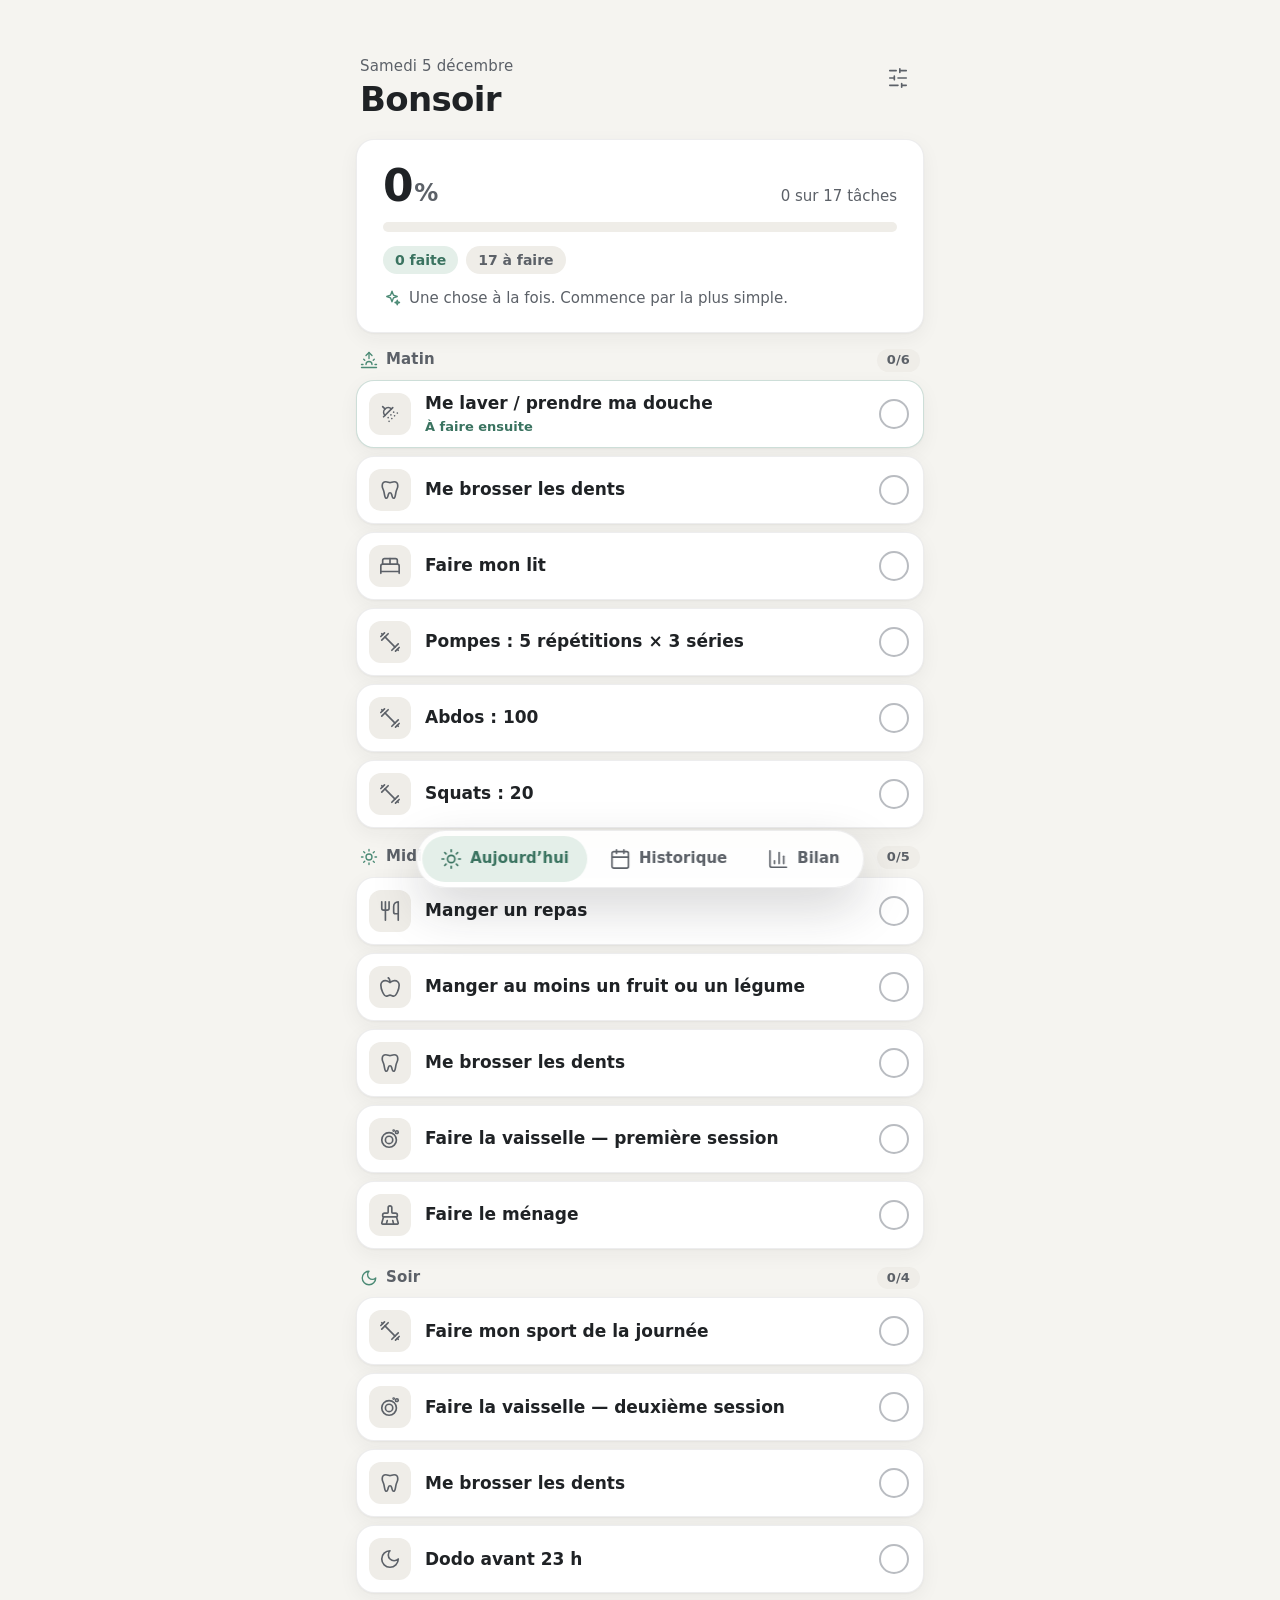
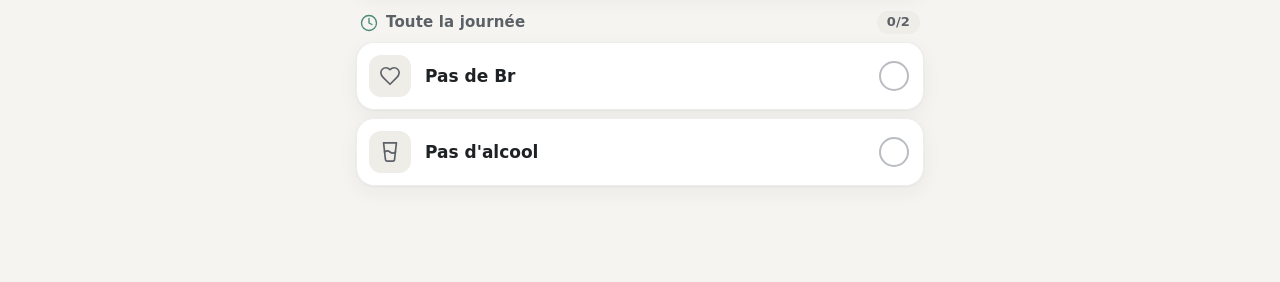
<file: index.html>
<!doctype html>
<html lang="fr">
<head>
  <meta charset="utf-8">
  <meta name="viewport" content="width=device-width, initial-scale=1, viewport-fit=cover">
  <meta name="description" content="Ta routine du jour, simple et bienveillante.">
  <meta name="theme-color" content="#f5f4f0" media="(prefers-color-scheme: light)">
  <meta name="theme-color" content="#141618" media="(prefers-color-scheme: dark)">
  <meta name="mobile-web-app-capable" content="yes">
  <meta name="apple-mobile-web-app-capable" content="yes">
  <meta name="apple-mobile-web-app-status-bar-style" content="default">
  <meta name="apple-mobile-web-app-title" content="Ma routine">
  <title>Ma routine</title>
  <link rel="manifest" href="manifest.webmanifest">
  <link rel="icon" href="icons/icon.svg" type="image/svg+xml">
  <link rel="apple-touch-icon" href="icons/icon-192.png">
  <link rel="stylesheet" href="styles.css">
</head>
<body>
  <div id="app" class="app" aria-busy="true"></div>
  <noscript>
    <p class="app">Cette application a besoin de JavaScript pour fonctionner.</p>
  </noscript>
  <script>
    // Ouverte en double-cliquant sur le fichier, l'app ne peut pas charger ses modules.
    if (location.protocol === 'file:') {
      document.getElementById('app').innerHTML =
        '<div class="card empty fatal"><p class="empty-title">Lance l’application avec « lancer.bat »</p>' +
        '<p class="empty-text">Double-clique sur le fichier lancer.bat du dossier : l’application s’ouvrira dans ton navigateur.</p></div>';
    }
    // Filet de sécurité : si l'app n'a pas démarré (fichier manquant pendant une
    // mise à jour, par exemple), on propose de recharger.
    setTimeout(function () {
      var app = document.getElementById('app');
      if (app.hasAttribute('aria-busy') && !app.firstElementChild) {
        app.innerHTML = '<div class="card empty fatal"><p class="empty-title">L’application n’a pas pu démarrer</p>' +
          '<p class="empty-text">Tes données sont intactes. Recharge la page pour récupérer la dernière version.</p>' +
          '<button class="btn btn-primary" type="button" onclick="location.reload()">Recharger</button></div>';
      }
    }, 6000);
  </script>
  <script type="module" src="src/main.js"></script>
</body>
</html>
</file>
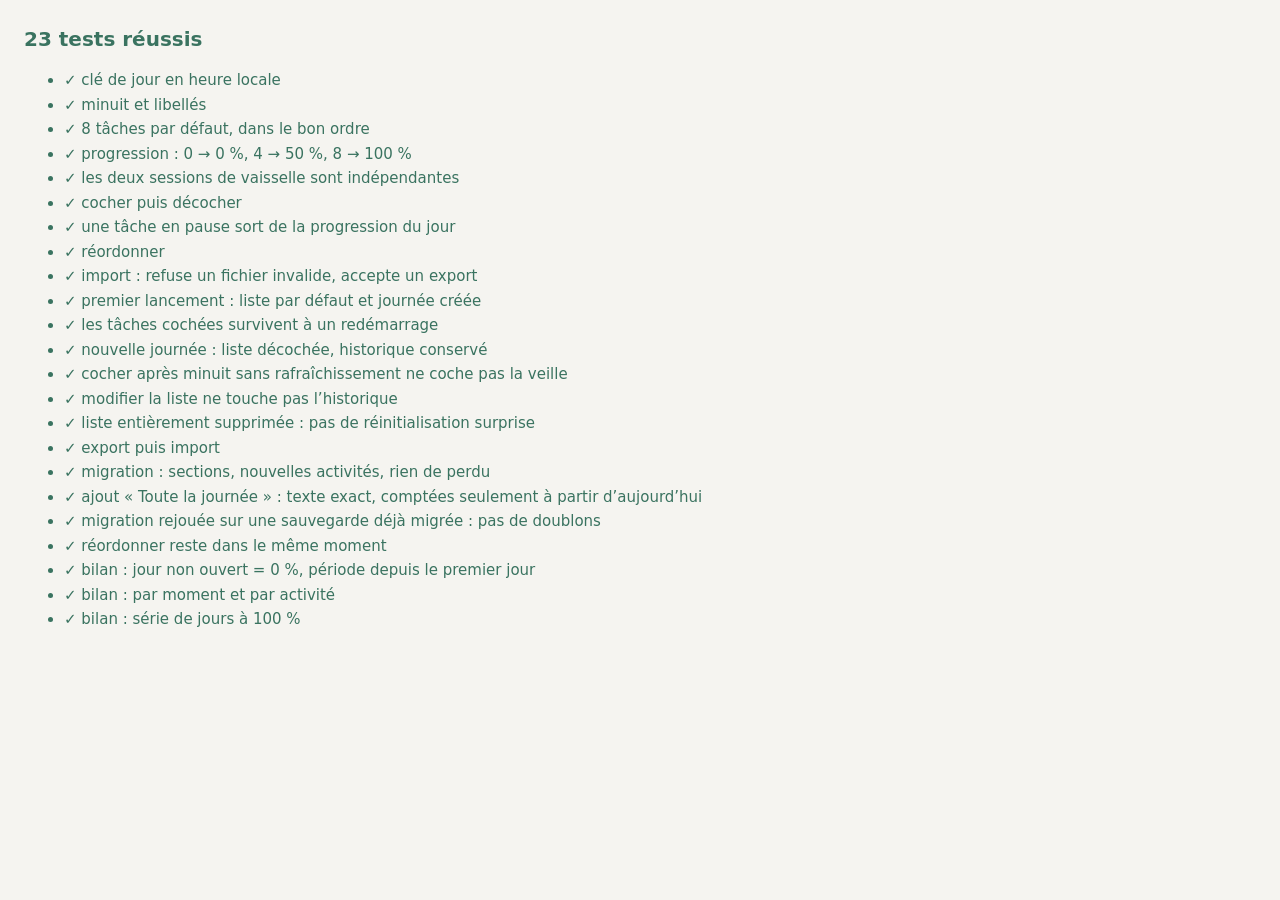
<file: tests/index.html>
<!doctype html>
<html lang="fr">
<head>
  <meta charset="utf-8">
  <meta name="viewport" content="width=device-width, initial-scale=1">
  <title>Tests — Ma routine</title>
  <style>
    body { font: 15px/1.5 system-ui, sans-serif; margin: 24px; background: #f5f4f0; color: #1f2225; }
    h1 { font-size: 20px; }
    li { margin: 2px 0; }
    .pass { color: #3a7360; }
    .fail { color: #bf5449; font-weight: 600; }
    pre { white-space: pre-wrap; margin: 4px 0 8px 20px; color: #5c6168; }
  </style>
</head>
<body>
  <h1 id="summary">Tests en cours…</h1>
  <ul id="results"></ul>
  <script type="module" src="./tests.js"></script>
</body>
</html>
</file>
<file: styles.css>
/* ==========================================================================
   Ma routine — styles
   Palette douce, une seule couleur d'accent (vert sauge), cartes arrondies.
   ========================================================================== */

:root {
  color-scheme: light;
  --bg: #f5f4f0;
  --surface: #ffffff;
  --surface-2: #efede8;
  --text: #1f2225;
  --text-2: #5c6168;
  --text-3: #8b9097;
  --border: rgba(31, 34, 37, 0.08);
  --accent: #4b8a75;
  --accent-strong: #3a7360;
  --accent-soft: #e4efe9;
  --accent-ring: rgba(75, 138, 117, 0.28);
  --on-accent: #ffffff;
  --warning: #a8663a;
  --warning-soft: #f7ebe0;
  --danger: #bf5449;
  --danger-soft: #f8e7e4;
  --shadow: 0 1px 2px rgba(31, 34, 37, 0.04), 0 6px 20px rgba(31, 34, 37, 0.05);
  --shadow-lg: 0 20px 50px rgba(31, 34, 37, 0.18);

  --radius: 18px;
  --radius-sm: 12px;
  --font: ui-rounded, "SF Pro Rounded", "Segoe UI Variable Text", "Segoe UI", system-ui, -apple-system, Roboto, "Helvetica Neue", Arial, sans-serif;
  --ease: cubic-bezier(0.2, 0.8, 0.2, 1);
  --spring: cubic-bezier(0.34, 1.56, 0.64, 1);
  --tabbar-h: 64px;
  --safe-bottom: env(safe-area-inset-bottom, 0px);
}

@media (prefers-color-scheme: dark) {
  :root {
    color-scheme: dark;
    --bg: #141618;
    --surface: #1d2023;
    --surface-2: #272a2e;
    --text: #eceded;
    --text-2: #a8acb2;
    --text-3: #7b8086;
    --border: rgba(255, 255, 255, 0.07);
    --accent: #6cb39a;
    --accent-strong: #88c7b0;
    --accent-soft: rgba(108, 179, 154, 0.15);
    --accent-ring: rgba(108, 179, 154, 0.35);
    --on-accent: #0f1b16;
    --warning: #e0a16f;
    --warning-soft: rgba(224, 161, 111, 0.14);
    --danger: #e27b70;
    --danger-soft: rgba(226, 123, 112, 0.14);
    --shadow: 0 1px 2px rgba(0, 0, 0, 0.3);
    --shadow-lg: 0 20px 50px rgba(0, 0, 0, 0.5);
  }
}

/* ----- Base ----- */

*, *::before, *::after { box-sizing: border-box; }

html { -webkit-text-size-adjust: 100%; }

body {
  margin: 0;
  min-height: 100dvh;
  background: var(--bg);
  color: var(--text);
  font-family: var(--font);
  font-size: 17px;
  line-height: 1.45;
  -webkit-font-smoothing: antialiased;
  -webkit-tap-highlight-color: transparent;
}

button, input, textarea { font: inherit; color: inherit; }
button { cursor: pointer; }
button:disabled { cursor: default; }
h1, h2, p { margin: 0; }
[hidden] { display: none !important; }

:focus-visible {
  outline: 3px solid var(--accent-ring);
  outline-offset: 2px;
}

.visually-hidden {
  position: absolute; width: 1px; height: 1px; padding: 0; margin: -1px;
  overflow: hidden; clip: rect(0 0 0 0); white-space: nowrap; border: 0;
}

.icon { flex: none; display: block; }

/* ----- Mise en page ----- */

.app {
  max-width: 600px;
  margin: 0 auto;
  padding: max(20px, env(safe-area-inset-top)) 16px calc(var(--tabbar-h) + var(--safe-bottom) + 32px);
}

.view { display: flex; flex-direction: column; gap: 16px; }
.view-enter { animation: view-in 0.28s var(--ease); }
@keyframes view-in { from { opacity: 0; transform: translateY(6px); } }

.view-header {
  display: flex;
  align-items: flex-start;
  justify-content: space-between;
  gap: 12px;
  padding: 8px 4px 4px;
}
.view-header-back { align-items: center; justify-content: flex-start; }

.eyebrow {
  color: var(--text-2);
  font-size: 15px;
  font-weight: 500;
  letter-spacing: 0.01em;
}
.title {
  font-size: clamp(28px, 7vw, 34px);
  font-weight: 700;
  letter-spacing: -0.02em;
  line-height: 1.15;
  margin-top: 2px;
}
.title-sm { font-size: 24px; margin: 0; }

.card {
  background: var(--surface);
  border: 1px solid var(--border);
  border-radius: var(--radius);
  box-shadow: var(--shadow);
}

/* ----- Boutons ----- */

.icon-btn {
  display: inline-grid;
  place-items: center;
  width: 44px;
  height: 44px;
  flex: none;
  border: 0;
  border-radius: 50%;
  background: transparent;
  color: var(--text-2);
  transition: background-color 0.2s var(--ease), color 0.2s var(--ease), transform 0.15s var(--ease);
}
.icon-btn:hover { background: var(--surface-2); color: var(--text); }
.icon-btn:active { transform: scale(0.92); }
.icon-btn:disabled { opacity: 0.3; background: transparent; }
.icon-btn-sm { width: 38px; height: 38px; }
.icon-btn-danger:hover { background: var(--danger-soft); color: var(--danger); }

.btn {
  display: inline-flex;
  align-items: center;
  justify-content: center;
  gap: 8px;
  min-height: 46px;
  padding: 0 18px;
  border: 1px solid transparent;
  border-radius: 999px;
  font-weight: 600;
  font-size: 16px;
  transition: background-color 0.2s var(--ease), border-color 0.2s var(--ease), opacity 0.2s, transform 0.15s var(--ease);
}
.btn:active:not(:disabled) { transform: scale(0.97); }
.btn:disabled { opacity: 0.45; }
.btn-primary { background: var(--accent); color: var(--on-accent); }
.btn-primary:hover:not(:disabled) { background: var(--accent-strong); }
.btn-ghost { background: var(--surface); border-color: var(--border); color: var(--text); }
.btn-ghost:hover { background: var(--surface-2); }
.btn-danger { background: var(--danger); color: #fff; }

/* ----- Carte de progression ----- */

.progress-card {
  padding: 20px 20px 18px;
  display: flex;
  flex-direction: column;
  gap: 14px;
}
.progress-top { display: flex; align-items: baseline; justify-content: space-between; gap: 12px; }
.percent {
  font-size: 44px;
  font-weight: 700;
  letter-spacing: -0.03em;
  line-height: 1;
  font-variant-numeric: tabular-nums;
}
.percent-sign { font-size: 24px; color: var(--text-2); margin-left: 2px; font-weight: 600; }
.progress-count { color: var(--text-2); font-size: 15px; font-weight: 500; text-align: right; }

.bar {
  height: 10px;
  border-radius: 999px;
  background: var(--surface-2);
  overflow: hidden;
}
.bar-fill {
  height: 100%;
  width: 0;
  border-radius: inherit;
  background: var(--accent);
  transition: width 0.6s var(--ease);
}

.chips { display: flex; gap: 8px; flex-wrap: wrap; }
.chip {
  display: inline-flex;
  align-items: center;
  padding: 4px 12px;
  border-radius: 999px;
  background: var(--surface-2);
  color: var(--text-2);
  font-size: 14px;
  font-weight: 600;
  transition: background-color 0.3s var(--ease), color 0.3s var(--ease);
}
.chip-done { background: var(--accent-soft); color: var(--accent-strong); }

.progress-message {
  display: flex;
  align-items: flex-start;
  gap: 8px;
  color: var(--text-2);
  font-size: 15px;
  transition: color 0.3s var(--ease), background-color 0.4s var(--ease), padding 0.3s var(--ease);
  border-radius: var(--radius-sm);
}
.message-icon { color: var(--accent); margin-top: 1px; }

.progress-card.is-complete .progress-message {
  background: var(--accent-soft);
  color: var(--text);
  font-weight: 600;
  padding: 12px 14px;
  animation: message-in 0.5s var(--spring);
}
@keyframes message-in { from { transform: scale(0.96); opacity: 0.4; } }

/* ----- Checklist ----- */

.moments { display: flex; flex-direction: column; gap: 18px; }
.moment { display: flex; flex-direction: column; gap: 8px; }
.moment-title {
  display: flex;
  align-items: center;
  gap: 8px;
  padding: 0 4px;
  font-size: 15px;
  font-weight: 700;
  color: var(--text-2);
  letter-spacing: 0.01em;
}
.moment-icon { color: var(--accent); }
.moment-label { flex: 1; }
.moment-count {
  font-size: 13px;
  font-weight: 600;
  font-variant-numeric: tabular-nums;
  padding: 2px 10px;
  border-radius: 999px;
  background: var(--surface-2);
  color: var(--text-2);
  transition: background-color 0.3s var(--ease), color 0.3s var(--ease);
}
.moment.is-complete .moment-count { background: var(--accent-soft); color: var(--accent-strong); }

.tasks {
  list-style: none;
  margin: 0;
  padding: 0;
  display: flex;
  flex-direction: column;
  gap: 8px;
}

.task-btn {
  position: relative;
  display: flex;
  align-items: center;
  gap: 14px;
  width: 100%;
  min-height: 64px;
  padding: 10px 14px 10px 12px;
  text-align: left;
  background: var(--surface);
  border: 1px solid var(--border);
  border-radius: var(--radius);
  box-shadow: var(--shadow);
  touch-action: manipulation;
  user-select: none;
  -webkit-user-select: none;
  transition: background-color 0.3s var(--ease), border-color 0.3s var(--ease), transform 0.15s var(--ease);
}
.task-btn:hover { border-color: var(--accent-ring); }
.task-btn:active { transform: scale(0.985); }

.task-icon {
  display: grid;
  place-items: center;
  width: 42px;
  height: 42px;
  flex: none;
  border-radius: 12px;
  background: var(--surface-2);
  color: var(--text-2);
  transition: background-color 0.3s var(--ease), color 0.3s var(--ease);
}

.task-text { flex: 1; min-width: 0; display: flex; flex-direction: column; gap: 2px; }
.task-title {
  font-weight: 600;
  font-size: 17px;
  transition: color 0.3s var(--ease);
  overflow-wrap: anywhere;
}
.task-next {
  display: none;
  font-size: 13px;
  font-weight: 600;
  color: var(--accent-strong);
}
.task.is-next .task-next { display: block; }
.task.is-next .task-btn { border-color: var(--accent-ring); }

.task-check {
  display: grid;
  place-items: center;
  width: 30px;
  height: 30px;
  flex: none;
  border-radius: 50%;
  border: 2px solid color-mix(in srgb, var(--text-3) 60%, transparent);
  color: var(--on-accent);
  transition: background-color 0.25s var(--ease), border-color 0.25s var(--ease);
}
.check-mark {
  fill: none;
  stroke: currentColor;
  stroke-width: 2.6;
  stroke-linecap: round;
  stroke-linejoin: round;
  stroke-dasharray: 1;
  stroke-dashoffset: 1;
  transition: stroke-dashoffset 0.3s var(--ease) 0.05s;
}

/* État terminé */
.task.is-done .task-btn { background: color-mix(in srgb, var(--accent-soft) 70%, var(--surface)); border-color: transparent; box-shadow: none; }
.task.is-done .task-icon { background: var(--surface); color: var(--accent); }
.task.is-done .task-title { color: var(--text-2); }
.task.is-done .task-check { background: var(--accent); border-color: var(--accent); }
.task.is-done .check-mark { stroke-dashoffset: 0; }

/* Retour visuel au moment où l'on coche */
.task.just-done .task-check { animation: check-pop 0.45s var(--spring); }
.task.just-done .task-btn::after {
  content: "";
  position: absolute;
  right: 14px;
  top: 50%;
  width: 30px;
  height: 30px;
  margin-top: -15px;
  border-radius: 50%;
  box-shadow: 0 0 0 0 var(--accent-ring);
  animation: check-ring 0.6s var(--ease);
  pointer-events: none;
}
@keyframes check-pop {
  0% { transform: scale(0.8); }
  60% { transform: scale(1.15); }
  100% { transform: scale(1); }
}
@keyframes check-ring {
  from { box-shadow: 0 0 0 0 var(--accent-ring); }
  to { box-shadow: 0 0 0 14px transparent; }
}

/* ----- États vides ----- */

.empty {
  display: flex;
  flex-direction: column;
  align-items: center;
  text-align: center;
  gap: 8px;
  padding: 32px 24px;
}
.empty .btn { margin-top: 8px; }
.empty-icon { color: var(--accent); margin-bottom: 4px; }
.empty-title { font-weight: 700; font-size: 18px; }
.empty-text { color: var(--text-2); font-size: 15px; max-width: 34ch; }
.fatal { margin-top: 20vh; }

/* ----- Historique ----- */

.history-content { display: flex; flex-direction: column; gap: 16px; }

.summary { padding: 18px 20px; display: flex; align-items: center; gap: 14px; }
.summary-value { font-size: 34px; font-weight: 700; color: var(--accent-strong); letter-spacing: -0.02em; line-height: 1; }
.summary-label { color: var(--text-2); font-size: 15px; }

.days { display: flex; flex-direction: column; gap: 8px; }

.day { overflow: hidden; }
.day-summary {
  display: flex;
  align-items: center;
  gap: 14px;
  padding: 12px 14px;
  min-height: 64px;
  cursor: pointer;
  list-style: none;
  border-radius: var(--radius);
}
.day-summary::-webkit-details-marker { display: none; }
.day-summary:hover { background: color-mix(in srgb, var(--surface-2) 50%, transparent); }
.day-text { flex: 1; display: flex; flex-direction: column; min-width: 0; }
.day-date { font-weight: 600; }
.day-count { color: var(--text-2); font-size: 14px; font-variant-numeric: tabular-nums; }
.day-chevron { color: var(--text-3); transition: transform 0.25s var(--ease); }
.day[open] .day-chevron { transform: rotate(180deg); }

.ring { flex: none; transform: rotate(-90deg); }
.ring circle { fill: none; stroke-width: 4; }
.ring-track { stroke: var(--surface-2); }
.ring-fill { stroke: var(--accent); stroke-linecap: round; }

.day-items {
  list-style: none;
  margin: 0;
  padding: 4px 14px 14px;
  display: flex;
  flex-direction: column;
  gap: 2px;
  border-top: 1px solid var(--border);
}
.day[open] .day-items { animation: view-in 0.25s var(--ease); }
.day-item { display: flex; align-items: center; gap: 12px; padding: 7px 0; color: var(--text-2); font-size: 15px; }
.day-item-mark {
  display: grid;
  place-items: center;
  width: 22px;
  height: 22px;
  flex: none;
  border-radius: 50%;
  border: 1.5px solid color-mix(in srgb, var(--text-3) 50%, transparent);
  color: var(--on-accent);
}
.day-item.is-done { color: var(--text); }
.day-item.is-done .day-item-mark { background: var(--accent); border-color: var(--accent); }
.day-item-icon { color: var(--text-3); }
.day-item-title { flex: 1; min-width: 0; overflow-wrap: anywhere; }
.day-item-moment { flex: none; font-size: 12px; color: var(--text-3); }

/* ----- Bilan ----- */

.dashboard { display: flex; flex-direction: column; gap: 16px; }
.stat-card { padding: 18px 20px; display: flex; flex-direction: column; gap: 12px; }
.card-title { font-size: 18px; font-weight: 700; }
.card-head { display: flex; align-items: baseline; justify-content: space-between; gap: 12px; flex-wrap: wrap; }
.card-figure { font-size: 22px; font-weight: 700; letter-spacing: -0.01em; }
.card-figure span { font-size: 14px; font-weight: 500; color: var(--text-2); letter-spacing: 0; }
.card-sub { color: var(--text-2); font-size: 14px; margin-top: -6px; }

.today-figure { display: flex; align-items: baseline; justify-content: space-between; gap: 12px; }
.hero-value { font-size: 48px; font-weight: 700; letter-spacing: -0.03em; line-height: 1; }
.hero-detail { color: var(--text-2); font-size: 15px; font-weight: 500; }

.today-lists { display: grid; grid-template-columns: 1fr; gap: 14px; margin-top: 4px; }
@media (min-width: 560px) { .today-lists { grid-template-columns: 1fr 1fr; } }
.list-title { margin: 0 0 6px; font-size: 14px; font-weight: 700; color: var(--text-2); }
.list-empty { color: var(--text-3); font-size: 14px; }
.check-list { list-style: none; margin: 0; padding: 0; display: flex; flex-direction: column; gap: 4px; }
.check-item { display: flex; align-items: center; gap: 10px; font-size: 15px; color: var(--text-2); }
.check-list.is-done .check-item { color: var(--text); }
.check-dot {
  display: grid;
  place-items: center;
  width: 20px;
  height: 20px;
  flex: none;
  border-radius: 50%;
  border: 1.5px solid color-mix(in srgb, var(--text-3) 50%, transparent);
  color: var(--on-accent);
}
.check-list.is-done .check-dot { background: var(--accent); border-color: var(--accent); }
.check-title { flex: 1; min-width: 0; overflow-wrap: anywhere; }
.check-moment { flex: none; font-size: 12px; color: var(--text-3); }

.streak-card { flex-direction: row; align-items: center; gap: 14px; }
.streak-icon {
  display: grid;
  place-items: center;
  width: 46px;
  height: 46px;
  flex: none;
  border-radius: 14px;
  background: var(--accent-soft);
  color: var(--accent-strong);
}
.streak-value { font-size: 24px; font-weight: 700; line-height: 1.15; }
.streak-text { color: var(--text-2); font-size: 14px; }

.segmented {
  display: flex;
  padding: 4px;
  gap: 4px;
  border-radius: 999px;
  background: var(--surface-2);
  align-self: center;
}
.segment {
  min-height: 38px;
  padding: 0 18px;
  border: 0;
  border-radius: 999px;
  background: transparent;
  color: var(--text-2);
  font-size: 15px;
  font-weight: 600;
  transition: background-color 0.2s var(--ease), color 0.2s var(--ease);
}
.segment[aria-pressed="true"] { background: var(--surface); color: var(--text); box-shadow: var(--shadow); }

/* Graphique en colonnes : une barre par jour. */
.chart { position: relative; padding-left: 38px; margin-top: 6px; }
.chart-plot { position: relative; height: 140px; margin-top: 8px; }
.chart-grid { position: absolute; inset: 0; pointer-events: none; }
.grid-line { position: absolute; left: 0; right: 0; height: 0; border-top: 1px solid var(--border); }
.grid-line.is-base { border-top-color: color-mix(in srgb, var(--text-3) 45%, transparent); }
.grid-label {
  position: absolute;
  right: calc(100% + 8px);
  top: -8px;
  font-size: 11px;
  line-height: 16px;
  color: var(--text-3);
  white-space: nowrap;
  font-variant-numeric: tabular-nums;
}
.chart-cols { position: absolute; inset: 0; display: grid; grid-template-columns: repeat(var(--n), 1fr); gap: 2px; }
.col {
  position: relative;
  display: flex;
  align-items: flex-end;
  justify-content: center;
  height: 100%;
  padding: 0;
  border: 0;
  border-radius: 6px;
  background: transparent;
  touch-action: manipulation;
}
.col:hover, .col.is-active { background: color-mix(in srgb, var(--surface-2) 70%, transparent); }
.col-bar {
  display: block;
  width: 100%;
  max-width: 24px;
  min-height: 2px;
  border-radius: 4px 4px 0 0;
  background: var(--accent);
  transition: height 0.5s var(--ease);
}
.col-bar.is-zero { background: color-mix(in srgb, var(--text-3) 45%, transparent); }
.col.is-today .col-bar:not(.is-zero) { background: color-mix(in srgb, var(--accent) 65%, var(--surface)); }
.chart-x {
  display: grid;
  grid-template-columns: repeat(var(--n), 1fr);
  gap: 2px;
  margin-top: 6px;
  font-size: 11px;
  color: var(--text-3);
  text-align: center;
  white-space: nowrap;
}
.chart.is-dense .chart-x span { overflow: visible; display: flex; justify-content: center; }
.chart-x .is-today { color: var(--text-2); font-weight: 700; }
.chart-tip {
  position: absolute;
  top: -6px;
  transform: translate(-50%, -100%);
  z-index: 2;
  display: flex;
  flex-direction: column;
  padding: 7px 11px;
  border-radius: 10px;
  background: var(--text);
  color: var(--bg);
  font-size: 13px;
  line-height: 1.35;
  white-space: nowrap;
  pointer-events: none;
  box-shadow: var(--shadow-lg);
}
.chart-tip strong { font-weight: 700; }

.chart-table summary { cursor: pointer; color: var(--accent-strong); font-size: 14px; font-weight: 600; padding: 4px 0; }
.chart-table table { width: 100%; border-collapse: collapse; margin-top: 8px; font-size: 14px; font-variant-numeric: tabular-nums; }
.chart-table th { text-align: left; font-weight: 600; color: var(--text-2); padding: 6px 4px; border-bottom: 1px solid var(--border); }
.chart-table td { padding: 6px 4px; border-bottom: 1px solid var(--border); }
.chart-table th:last-child, .chart-table td:last-child { text-align: right; }

/* Lignes avec jauge (par moment, par activité). */
.meter-list { list-style: none; margin: 0; padding: 0; display: flex; flex-direction: column; gap: 12px; }
/* Sur téléphone : titre et % sur une ligne, jauge en dessous. */
.meter-row {
  display: grid;
  grid-template-columns: 28px minmax(0, 1fr) 48px;
  align-items: center;
  gap: 6px 10px;
}
.meter-row .meter { grid-column: 2 / 4; grid-row: 2; }
@media (min-width: 560px) {
  .meter-row { grid-template-columns: 28px minmax(0, 1fr) minmax(80px, 32%) 48px; }
  .meter-row .meter { grid-column: auto; grid-row: auto; }
}
.meter-icon { color: var(--text-3); display: grid; place-items: center; }
.meter-text { display: flex; flex-direction: column; min-width: 0; }
.meter-title { font-size: 15px; font-weight: 600; overflow-wrap: anywhere; line-height: 1.3; }
.meter-detail { font-size: 12px; color: var(--text-3); }
.meter { height: 8px; border-radius: 999px; background: var(--surface-2); overflow: hidden; }
.meter-fill { display: block; height: 100%; border-radius: inherit; background: var(--accent); transition: width 0.5s var(--ease); }
.meter-fill.is-zero { width: 0; }
.meter-value { font-size: 14px; font-weight: 700; text-align: right; font-variant-numeric: tabular-nums; }

/* ----- Réglages ----- */

.section { display: flex; flex-direction: column; gap: 10px; margin-top: 8px; }
.section-title { font-size: 19px; font-weight: 700; padding: 0 4px; }
.section-text { color: var(--text-2); font-size: 15px; padding: 0 4px; }
.section-text.is-warning { color: var(--warning); background: var(--warning-soft); padding: 10px 12px; border-radius: var(--radius-sm); }

.habits { list-style: none; margin: 0; padding: 0; display: flex; flex-direction: column; gap: 8px; }
.habits-empty { color: var(--text-2); font-size: 15px; padding: 8px 4px; }

.habit { padding: 10px 10px 8px 12px; display: flex; flex-direction: column; gap: 4px; transition: opacity 0.25s var(--ease); }
.habit.is-paused .habit-main { opacity: 0.55; }

.habit-main { display: flex; align-items: center; gap: 10px; flex: 1; min-width: 0; }
.habit-icon {
  display: grid;
  place-items: center;
  width: 42px;
  height: 42px;
  flex: none;
  border: 0;
  border-radius: 12px;
  background: var(--surface-2);
  color: var(--text-2);
  transition: background-color 0.2s var(--ease), color 0.2s var(--ease);
}
.habit-icon:hover { color: var(--accent-strong); background: var(--accent-soft); }

.habit-input, .field-input {
  flex: 1;
  min-width: 0;
  width: 100%;
  min-height: 44px;
  padding: 8px 12px;
  border: 1px solid transparent;
  border-radius: var(--radius-sm);
  background: transparent;
  font-size: 17px;
  font-weight: 600;
  transition: border-color 0.2s var(--ease), background-color 0.2s var(--ease);
}
.habit-input {
  resize: none;
  overflow: hidden;
  field-sizing: content;
  line-height: 1.35;
  display: block;
}
.habit-input:hover { background: color-mix(in srgb, var(--surface-2) 60%, transparent); }
.habit-input:focus, .field-input:focus { outline: none; border-color: var(--accent); background: var(--surface); }
.habit-input::placeholder, .field-input::placeholder { color: var(--text-3); font-weight: 500; }
.field-input { background: var(--surface); border-color: var(--border); font-weight: 500; }

.habit-actions { display: flex; align-items: center; justify-content: space-between; flex-wrap: wrap; gap: 4px 8px; padding-left: 2px; }
.habit-settings { display: flex; align-items: center; gap: 10px; }

.habit-groups { display: flex; flex-direction: column; gap: 16px; }
.habit-group { display: flex; flex-direction: column; gap: 8px; }
.habit-group-title { display: flex; align-items: center; gap: 6px; margin: 0; padding: 0 4px; font-size: 14px; font-weight: 700; color: var(--text-2); }
.habit-group-title .icon { color: var(--accent); }

.moment-select {
  min-height: 34px;
  padding: 4px 28px 4px 10px;
  border: 1px solid var(--border);
  border-radius: 999px;
  background: var(--surface-2) url("data:image/svg+xml,%3Csvg xmlns='http://www.w3.org/2000/svg' width='12' height='12' viewBox='0 0 24 24' fill='none' stroke='%238b9097' stroke-width='2.5' stroke-linecap='round' stroke-linejoin='round'%3E%3Cpath d='m6 9 6 6 6-6'/%3E%3C/svg%3E") no-repeat right 10px center;
  color: var(--text);
  font: inherit;
  font-size: 14px;
  font-weight: 600;
  appearance: none;
  -webkit-appearance: none;
  cursor: pointer;
}
.moment-select:focus-visible { outline: 3px solid var(--accent-ring); outline-offset: 2px; }
.add-options { display: flex; align-items: center; gap: 8px; margin-left: auto; }
.habit-buttons { display: flex; gap: 2px; }

.switch { display: inline-flex; align-items: center; gap: 10px; cursor: pointer; position: relative; min-height: 38px; }
.switch-input { position: absolute; opacity: 0; width: 44px; height: 26px; margin: 0; cursor: pointer; }
.switch-track {
  position: relative;
  width: 44px;
  height: 26px;
  border-radius: 999px;
  background: color-mix(in srgb, var(--text-3) 45%, transparent);
  transition: background-color 0.25s var(--ease);
}
.switch-track::after {
  content: "";
  position: absolute;
  top: 3px;
  left: 3px;
  width: 20px;
  height: 20px;
  border-radius: 50%;
  background: #fff;
  box-shadow: 0 1px 3px rgba(0, 0, 0, 0.2);
  transition: transform 0.25s var(--spring);
}
.switch-input:checked + .switch-track { background: var(--accent); }
.switch-input:checked + .switch-track::after { transform: translateX(18px); }
.switch-input:focus-visible + .switch-track { outline: 3px solid var(--accent-ring); outline-offset: 2px; }
.switch-text { font-size: 14px; font-weight: 600; color: var(--text-2); }

.add-form { padding: 10px; display: flex; align-items: center; gap: 10px; flex-wrap: wrap; border-style: dashed; box-shadow: none; }
.add-form .habit-main { min-width: 200px; }
.add-form .btn { flex: none; }

.data-actions { display: flex; gap: 8px; flex-wrap: wrap; }

/* ----- Barre de navigation ----- */

.tabbar {
  position: fixed;
  left: 50%;
  bottom: calc(12px + var(--safe-bottom));
  transform: translateX(-50%);
  z-index: 10;
  display: flex;
  gap: 4px;
  padding: 5px;
  border-radius: 999px;
  background: color-mix(in srgb, var(--surface) 88%, transparent);
  backdrop-filter: blur(16px);
  -webkit-backdrop-filter: blur(16px);
  border: 1px solid var(--border);
  box-shadow: var(--shadow-lg);
}
.tab {
  display: inline-flex;
  align-items: center;
  gap: 8px;
  min-height: 46px;
  padding: 0 18px;
  border: 0;
  border-radius: 999px;
  background: transparent;
  color: var(--text-2);
  font-weight: 600;
  font-size: 15px;
  transition: background-color 0.25s var(--ease), color 0.25s var(--ease);
}
.tab:hover { color: var(--text); }
@media (max-width: 430px) {
  .tab { padding: 0 12px; gap: 6px; font-size: 14px; }
  .tab .icon { width: 20px; height: 20px; }
}
.tab[aria-current="page"] { background: var(--accent-soft); color: var(--accent-strong); }

/* ----- Boîtes de dialogue ----- */

.dialog {
  width: min(420px, calc(100vw - 32px));
  padding: 0;
  border: 0;
  border-radius: 22px;
  background: var(--surface);
  color: var(--text);
  box-shadow: var(--shadow-lg);
}
.dialog[open] { animation: dialog-in 0.25s var(--ease); }
.dialog::backdrop { background: rgba(20, 22, 24, 0.35); backdrop-filter: blur(2px); }
@keyframes dialog-in { from { opacity: 0; transform: translateY(8px) scale(0.98); } }
.dialog-body { padding: 22px; display: flex; flex-direction: column; gap: 12px; }
.dialog-title { font-size: 20px; font-weight: 700; }
.dialog-text { color: var(--text-2); font-size: 15px; }
.dialog-actions { display: flex; justify-content: flex-end; gap: 8px; margin-top: 8px; flex-wrap: wrap; }

.icon-grid { display: grid; grid-template-columns: repeat(auto-fill, minmax(52px, 1fr)); gap: 8px; }
.icon-choice {
  display: grid;
  place-items: center;
  aspect-ratio: 1;
  border: 2px solid transparent;
  border-radius: 14px;
  background: var(--surface-2);
  color: var(--text-2);
  transition: background-color 0.2s var(--ease), color 0.2s var(--ease), border-color 0.2s var(--ease);
}
.icon-choice:hover { color: var(--accent-strong); background: var(--accent-soft); }
.icon-choice.is-selected { border-color: var(--accent); color: var(--accent-strong); background: var(--accent-soft); }

/* ----- Notifications discrètes ----- */

.toasts {
  position: fixed;
  left: 50%;
  bottom: calc(var(--tabbar-h) + var(--safe-bottom) + 28px);
  transform: translateX(-50%);
  z-index: 20;
  display: flex;
  flex-direction: column;
  align-items: center;
  gap: 8px;
  width: min(420px, calc(100vw - 32px));
  pointer-events: none;
}
.toast {
  padding: 10px 16px;
  border-radius: 14px;
  background: var(--text);
  color: var(--bg);
  font-size: 15px;
  font-weight: 500;
  text-align: center;
  box-shadow: var(--shadow-lg);
  animation: toast-in 0.25s var(--ease);
  transition: opacity 0.3s var(--ease), transform 0.3s var(--ease);
}
.toast-warning { background: var(--warning); color: #fff; }
.toast.is-leaving { opacity: 0; transform: translateY(6px); }
@keyframes toast-in { from { opacity: 0; transform: translateY(8px); } }

/* ----- Célébration ----- */

.confetti-layer { position: fixed; inset: 0; pointer-events: none; z-index: 30; overflow: hidden; }
.confetti { position: absolute; width: 8px; height: 12px; border-radius: 2px; will-change: transform, opacity; }

/* ----- Écrans plus larges ----- */

@media (min-width: 720px) {
  .app { padding-top: 48px; }
  .progress-card { padding: 24px 26px 22px; }
  .task-btn { min-height: 68px; }
}

/* ----- Respect du réglage « réduire les animations » ----- */

@media (prefers-reduced-motion: reduce) {
  *, *::before, *::after {
    animation-duration: 0.01ms !important;
    animation-iteration-count: 1 !important;
    transition-duration: 0.01ms !important;
    transition-delay: 0s !important;
    scroll-behavior: auto !important;
  }
}
</file>
